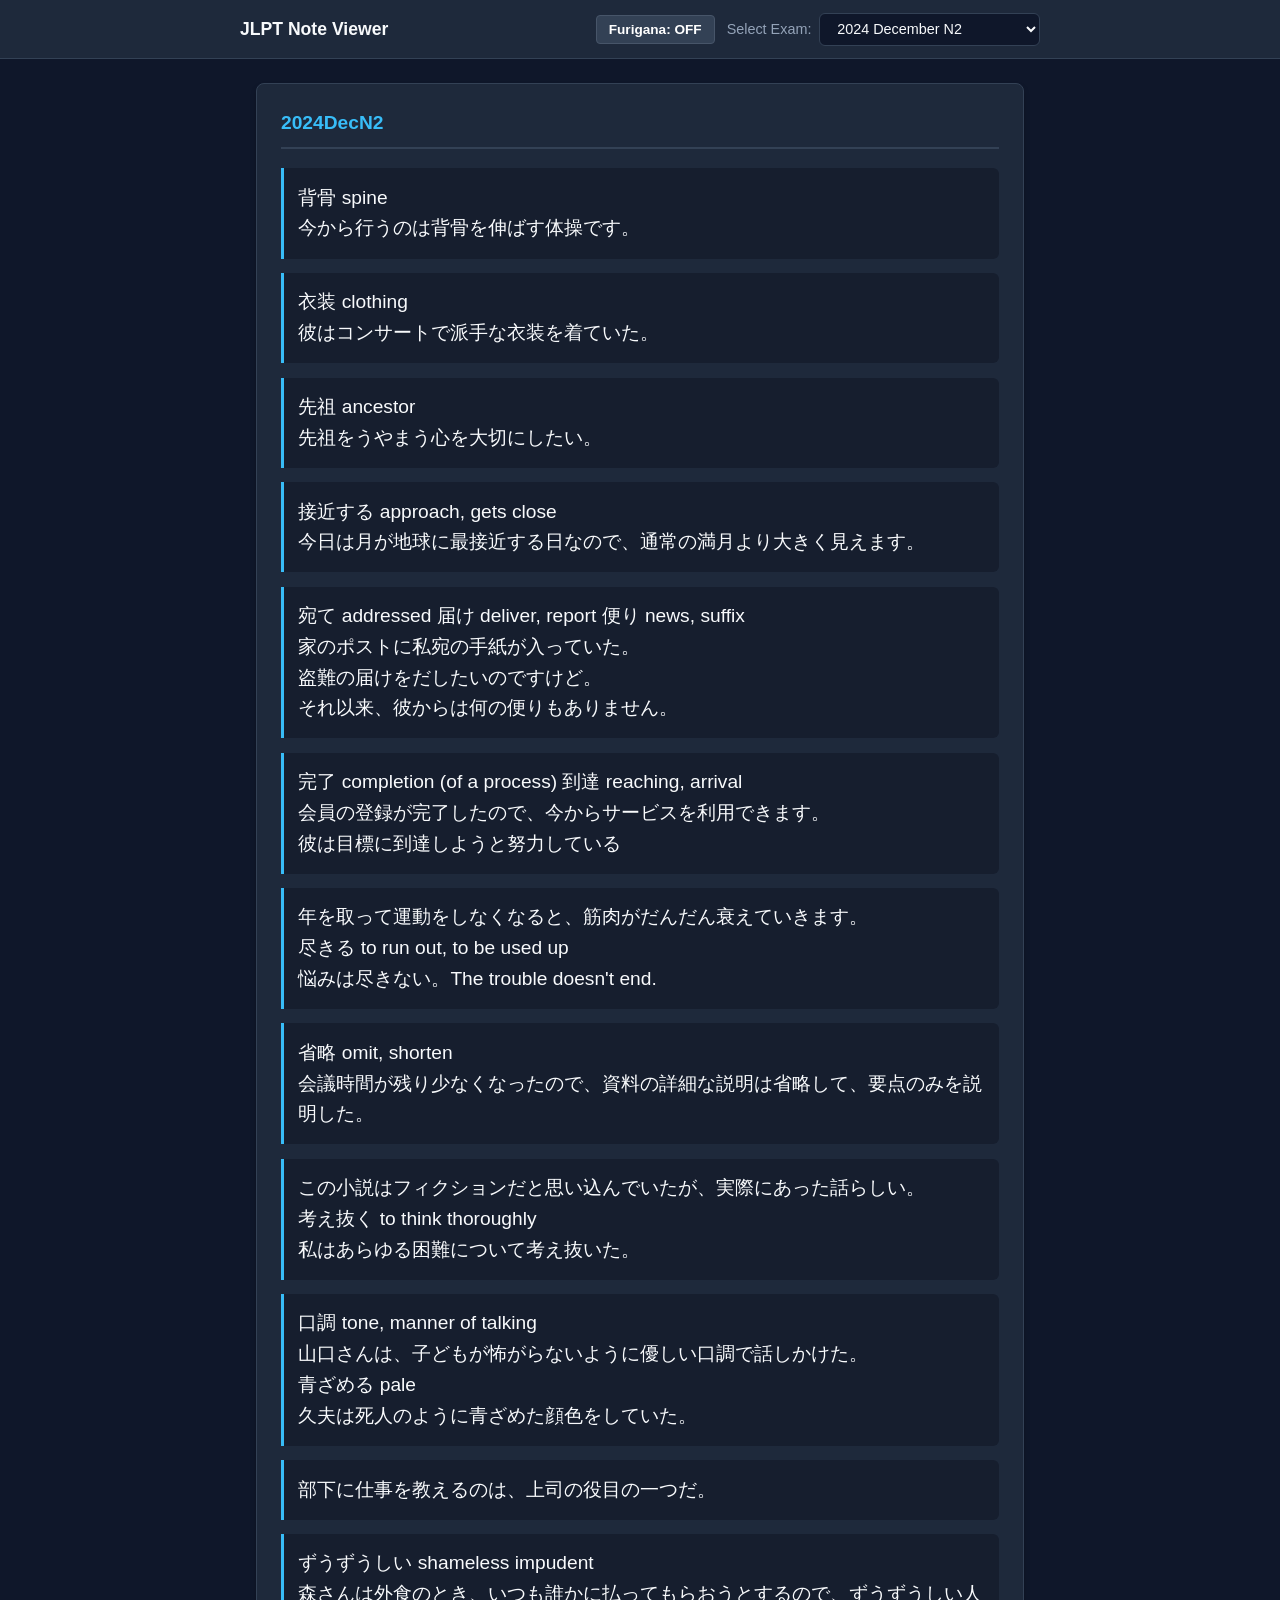
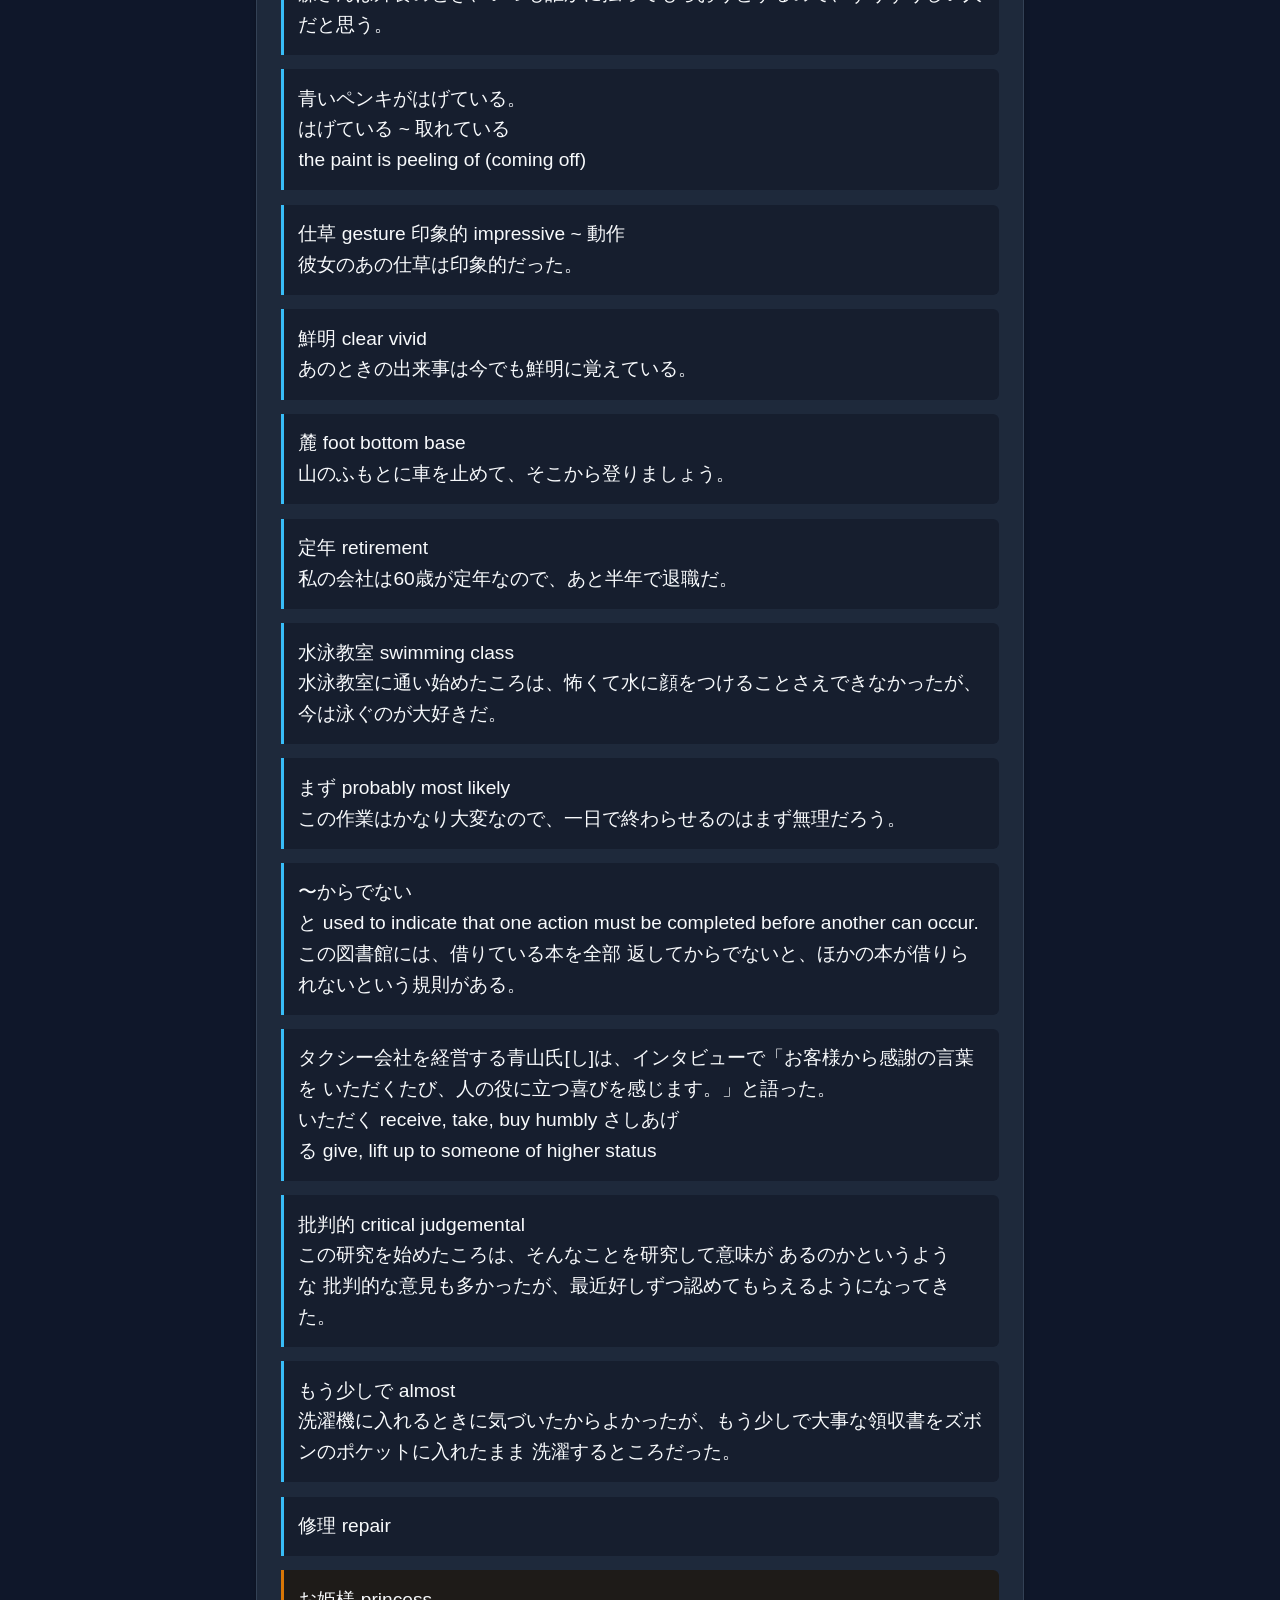
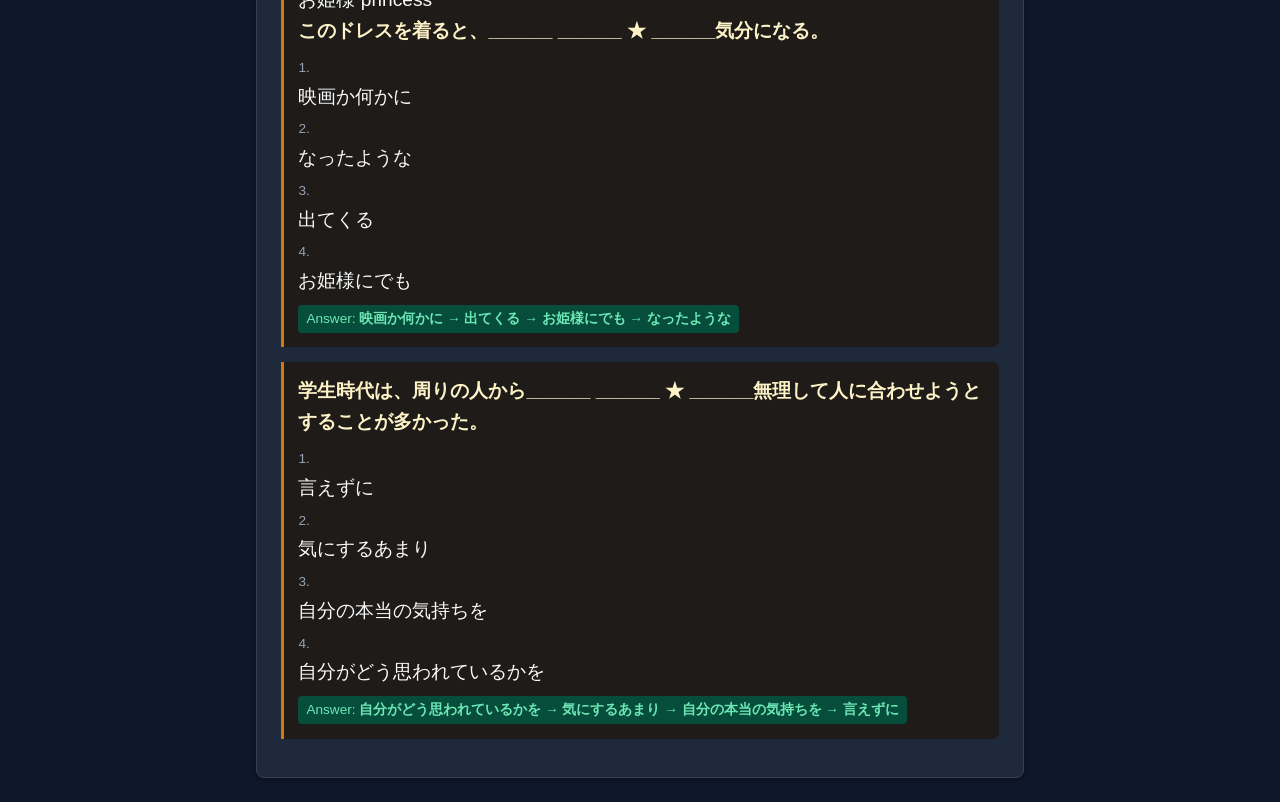
<file: index.html>
<!DOCTYPE html>
<html lang="ja">
<head>
  <meta charset="UTF-8">
  <meta name="viewport" content="width=device-width, initial-scale=1.0">
  <title>JLPT Note Viewer</title>
  <link rel="stylesheet" href="style.css">
</head>
<body>
  <header class="app-header">
    <div class="header-container">
      <h1>JLPT Note Viewer</h1>
      <div class="controls-wrapper">
        <button id="furigana-toggle" class="btn-toggle">Furigana: OFF</button>
        <div class="selector-wrapper">
          <label for="note-select">Select Exam:</label>
          <select id="note-select"></select>
        </div>
      </div>
    </div>
  </header>

  <main class="container">
    <div class="card">
      <h2 id="file-title">Loading...</h2>
      <div id="notes-container"></div>
    </div>
  </main>

  <script src="app.js"></script>
</body>
</html>
</file>
<file: style.css>
:root {
  --bg: #0f172a;               /* Dark Slate Background */
  --card-bg: #1e293b;          /* Darker Card Background */
  --text-main: #f8fafc;        /* High-contrast White/Light Gray */
  --text-muted: #94a3b8;       /* Muted Gray for Subtext */
  --border: #334155;           /* Subtle Dark Border */
  --primary: #38bdf8;          /* Bright Light Blue for Accents */
  
  /* Block Styles */
  --block-bg: #161e2e;
  --star-bg: #1e1b18;
  --star-border: #d97706;
  --star-answer-bg: #064e3b;
  --star-answer-txt: #6ee7b7;
}

* {
  box-sizing: border-box;
  margin: 0;
  padding: 0;
}

body {
  font-family: -apple-system, BlinkMacSystemFont, "Segoe UI", Roboto, "Hiragino Sans", "Hiragino Kaku Gothic ProN", sans-serif;
  background-color: var(--bg);
  color: var(--text-main);
  line-height: 1.6;
  overflow-x: hidden;
}

/* Header & Navigation */
.app-header {
  background: var(--card-bg);
  border-bottom: 1px solid var(--border);
  position: sticky;
  top: 0;
  z-index: 10;
  padding: 0.8rem 1rem;
}

.header-container {
  max-width: 800px;
  margin: 0 auto;
  display: flex;
  justify-content: space-between;
  align-items: center;
  flex-wrap: wrap;
  gap: 0.75rem;
}

.header-container h1 {
  font-size: 1.1rem;
  font-weight: 700;
  color: var(--text-main);
  white-space: nowrap;
}

/* Controls Wrapper */
.controls-wrapper {
  display: flex;
  align-items: center;
  gap: 0.75rem;
  flex-wrap: wrap;
}

.selector-wrapper {
  display: flex;
  align-items: center;
  gap: 0.5rem;
  font-size: 0.9rem;
  color: var(--text-muted);
  white-space: nowrap;
}

select {
  padding: 0.4rem 0.8rem;
  border-radius: 6px;
  border: 1px solid var(--border);
  background: var(--bg);
  color: var(--text-main);
  font-size: 0.9rem;
  cursor: pointer;
  outline: none;
  max-width: 100%;
}

select:focus {
  border-color: var(--primary);
}

.btn-toggle {
  padding: 6px 12px;
  background-color: #334155;
  color: #fff;
  border: 1px solid #475569;
  border-radius: 4px;
  cursor: pointer;
  font-weight: bold;
  font-size: 0.85rem;
  white-space: nowrap;
  transition: background-color 0.2s;
}

.btn-toggle.active {
  background-color: #2563eb;
  border-color: #3b82f6;
}

/* Main Layout */
.container {
  max-width: 800px;
  margin: 1.5rem auto;
  padding: 0 1rem;
}

.card {
  background: var(--card-bg);
  border: 1px solid var(--border);
  border-radius: 8px;
  padding: 1.5rem;
  box-shadow: 0 4px 6px -1px rgba(0, 0, 0, 0.3);
}

.card h2 {
  font-size: 1.2rem;
  margin-bottom: 1.2rem;
  border-bottom: 2px solid var(--border);
  padding-bottom: 0.5rem;
  color: var(--primary);
  word-break: break-word;
}

/* Note Blocks */
.note-block {
  padding: 0.9rem;
  margin-bottom: 0.9rem;
  border-left: 3px solid var(--primary);
  background: var(--block-bg);
  border-radius: 0 6px 6px 0;
  font-size: 1.2rem;
  word-break: break-word;
  color: var(--text-main);
}

/* Star Exercise Block Dark Overrides */
.star-block {
  border-left: 3px solid var(--star-border);
  background: var(--star-bg);
}

.star-prompt {
  font-weight: 600;
  margin-bottom: 0.3rem;
  color: #fef3c7;
}

.star-choice {
  display: inline-block;
  margin-right: 0.8rem;
  font-size: 0.85rem;
  color: var(--text-muted);
}

.star-answer {
  margin-top: 0.5rem;
  font-size: 0.85rem;
  color: var(--star-answer-txt);
  background: var(--star-answer-bg);
  padding: 0.2rem 0.5rem;
  border-radius: 4px;
  display: inline-block;
}

/* --- Audio Player Styling --- */
.audio-player-wrapper {
  margin-top: 1rem;
  padding-top: 0.75rem;
  border-top: 1px dashed var(--border);
  display: flex;
  flex-direction: column;
  gap: 0.4rem;
}

.audio-label {
  font-size: 0.8rem;
  color: var(--text-muted);
}

.audio-label code {
  color: var(--primary);
}

audio {
  width: 100%;
  height: 36px;
  border-radius: 6px;
  outline: none;
}

.error-msg {
  color: #f87171;
  font-size: 0.9rem;
}

/* --- Ruby/Furigana Styles --- */
ruby {
  ruby-align: center;
}

rt {
  font-size: 0.67em;
  color: #5aeef9;
}

body.hide-furigana rt {
  display: none;
}

/* --- Responsive Mobile Layout --- */
@media (max-width: 640px) {
  .header-container {
    flex-direction: column;
    align-items: stretch;
    gap: 0.6rem;
  }

  .header-container h1 {
    text-align: center;
    font-size: 1.1rem;
    white-space: normal;
  }

  .controls-wrapper {
    width: 100%;
    justify-content: space-between;
  }

  .selector-wrapper {
    flex: 1;
    min-width: 0;
  }

  select {
    width: 100%;
    text-overflow: ellipsis;
  }

  .container {
    margin: 1rem auto;
    padding: 0 0.5rem;
  }

  .card {
    padding: 1rem;
  }

  .note-block {
    padding: 0.75rem;
    font-size: 1.15rem;
  }
}
</file>
